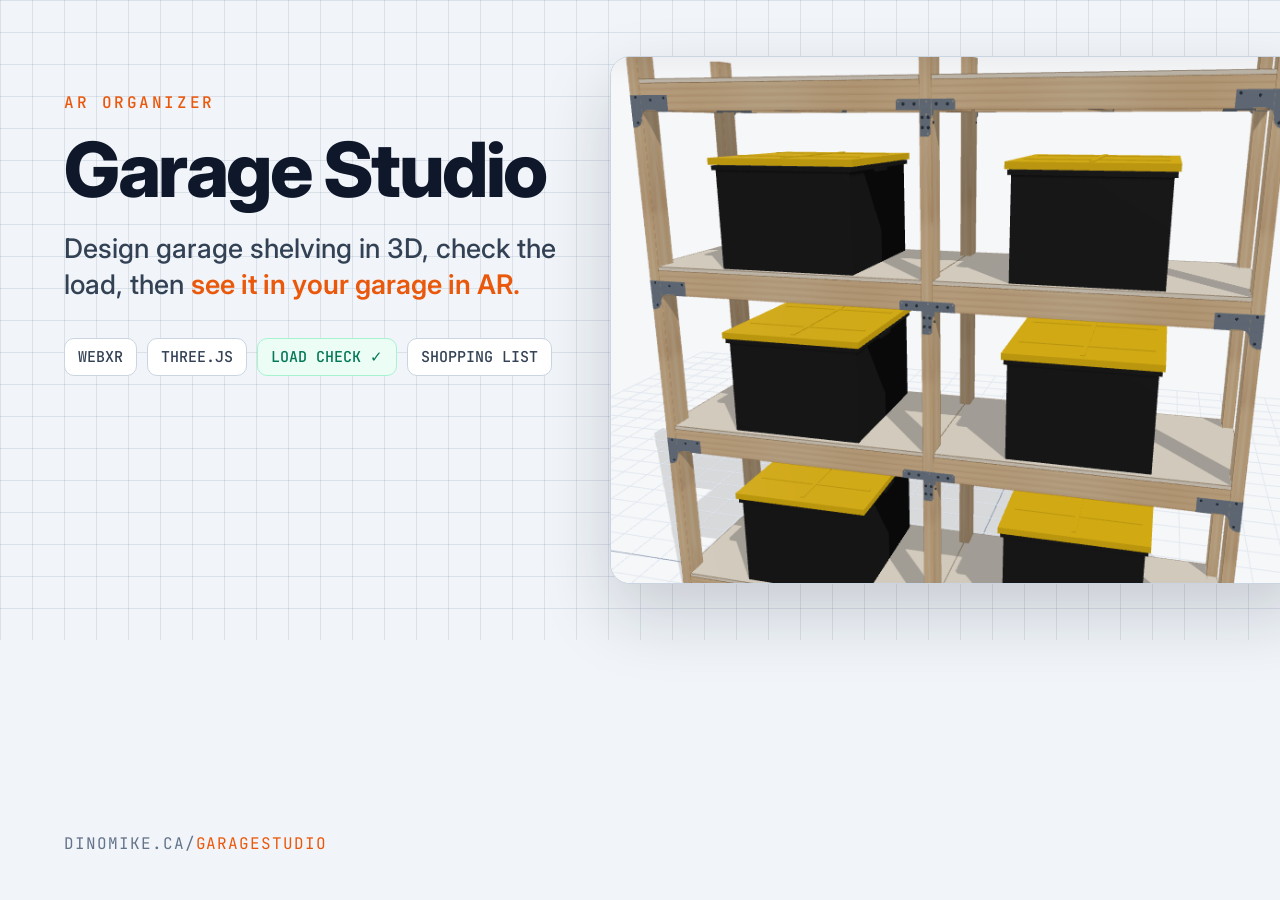
<file: docs/images/source/social-preview.html>
<!doctype html>
<html><head><meta charset="utf-8"><title>Garage Studio social preview</title>
<!-- Open in Chrome at 1280x640 and screenshot: docs/images/garage-studio-social.png -->
<style>
@import url('https://fonts.googleapis.com/css2?family=Inter:wght@500;600;800&family=JetBrains+Mono:wght@500&display=swap');
*{margin:0;box-sizing:border-box}
html,body{width:1280px;height:640px;overflow:hidden;font-family:Inter,system-ui,sans-serif;color:#0f172a;background:#f1f5f9}
body{background-image:linear-gradient(rgba(148,163,184,.25) 1px,transparent 1px),linear-gradient(90deg,rgba(148,163,184,.25) 1px,transparent 1px);background-size:32px 32px}
.left{position:absolute;left:64px;top:92px;width:500px}
.kicker{font-family:'JetBrains Mono',monospace;font-size:16px;letter-spacing:.16em;color:#ea580c;font-weight:500}
h1{margin-top:18px;font-size:76px;font-weight:800;letter-spacing:-2.5px;line-height:1}
.tag{margin-top:24px;font-size:27px;line-height:1.35;font-weight:500;color:#334155}
.tag b{color:#ea580c;font-weight:600}
.chips{margin-top:34px;display:flex;flex-wrap:wrap;gap:10px;font-family:'JetBrains Mono',monospace;font-size:15px;font-weight:500}
.chip{padding:8px 13px;border-radius:10px;background:#fff;border:1px solid #cbd5e1;color:#334155}
.chip.ok{color:#047857;border-color:#a7f3d0;background:#ecfdf5}
.foot{position:absolute;left:64px;bottom:46px;font-family:'JetBrains Mono',monospace;font-size:16px;color:#64748b;letter-spacing:.06em}
.foot span{color:#ea580c}
.shot{position:absolute;right:-30px;top:56px;width:700px;height:528px;border-radius:20px;overflow:hidden;border:1px solid #cbd5e1;box-shadow:0 30px 70px rgba(15,23,42,.18);background:#f8fafc}
.shot img{width:1180px;margin:-70px 0 0 -250px}
</style></head><body>
<div class="left">
  <div class="kicker">AR ORGANIZER</div>
  <h1>Garage Studio</h1>
  <div class="tag">Design garage shelving in 3D, check the load, then <b>see it in your garage in AR.</b></div>
  <div class="chips"><span class="chip">WEBXR</span><span class="chip">THREE.JS</span><span class="chip ok">LOAD CHECK ✓</span><span class="chip">SHOPPING LIST</span></div>
</div>
<div class="foot">DINOMIKE.CA/<span>GARAGESTUDIO</span></div>
<div class="shot"><img src="shot-totes.png" alt=""></div>
</body></html>
</file>
